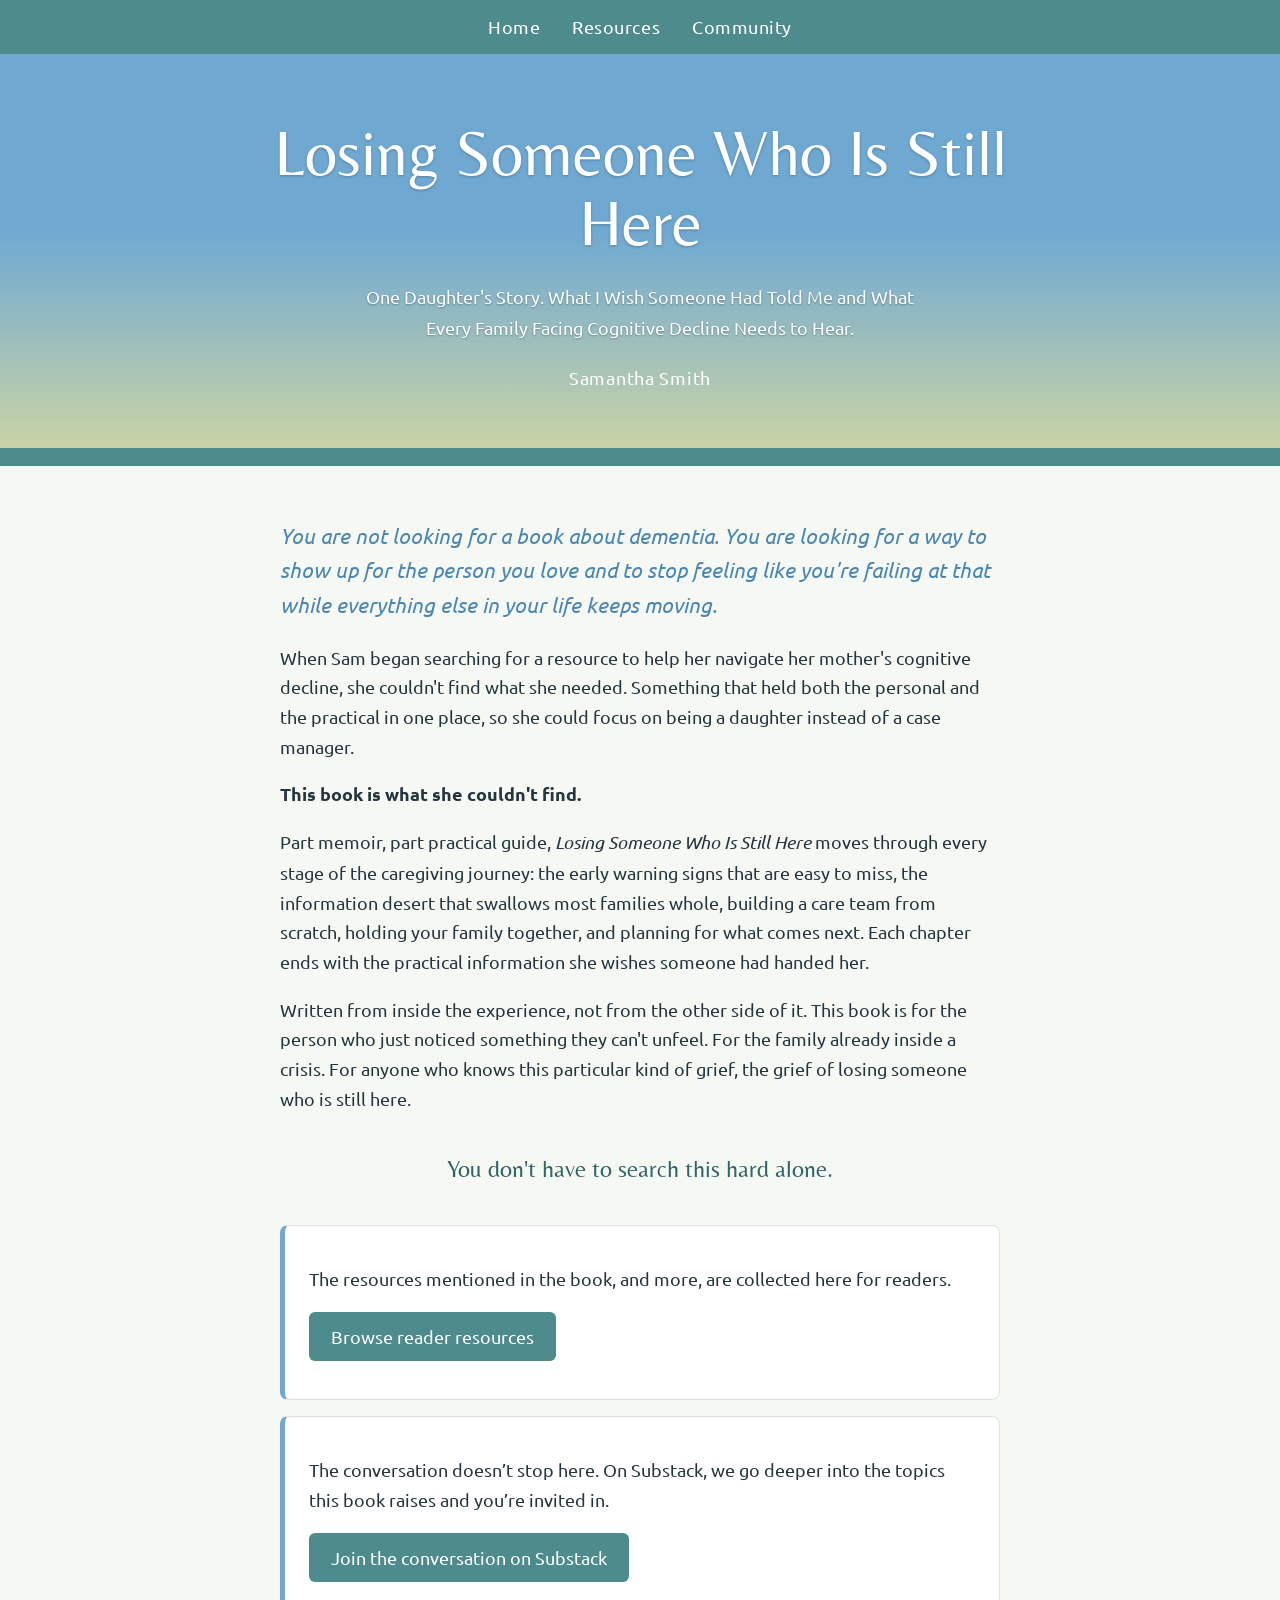
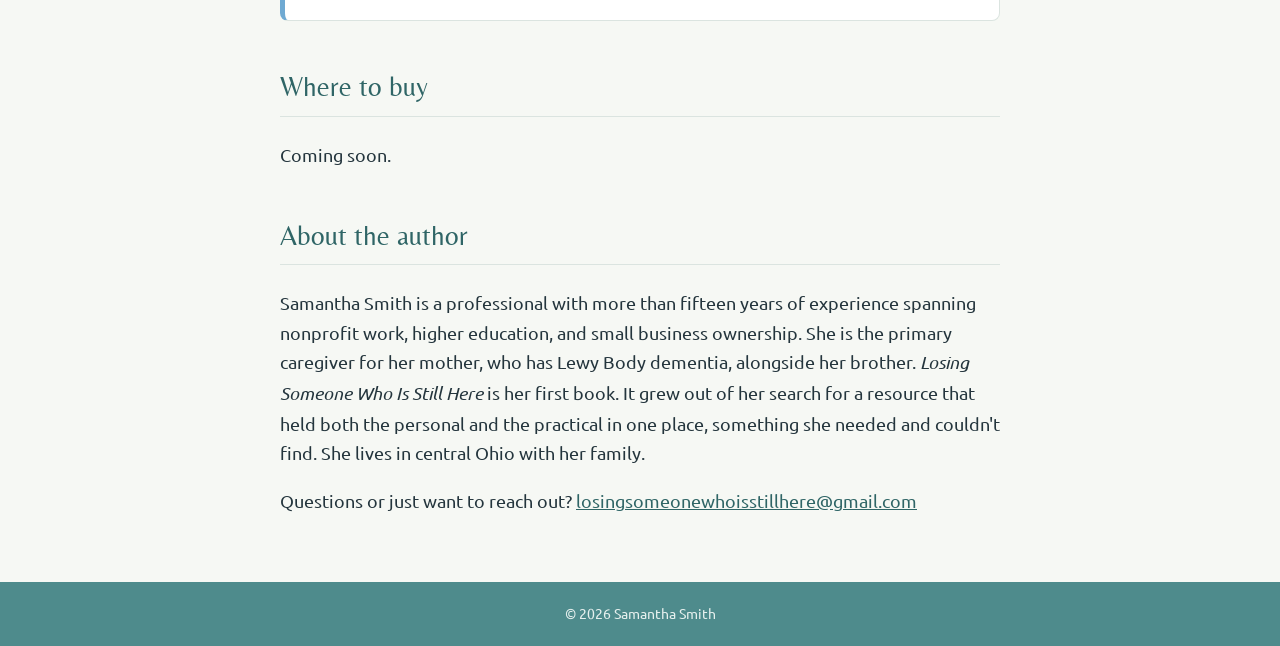
<file: index.html>
<!DOCTYPE html>
<html lang="en">
<head>
  <meta charset="UTF-8">
  <meta name="viewport" content="width=device-width, initial-scale=1.0">
  <title>Losing Someone Who Is Still Here | Samantha Smith</title>
  <meta name="description" content="Losing Someone Who Is Still Here by Samantha Smith. One daughter's story, and what every family facing cognitive decline needs to hear.">
  <link rel="preconnect" href="https://fonts.googleapis.com">
  <link rel="preconnect" href="https://fonts.gstatic.com" crossorigin>
  <link href="https://fonts.googleapis.com/css2?family=Belleza&family=Ubuntu:ital,wght@0,400;0,700;1,400&display=swap" rel="stylesheet">
  <link rel="stylesheet" href="style.css">
</head>
<body>
  <nav class="topbar">
    <a href="index.html">Home</a>
    <a href="resources.html">Resources</a>
    <a href="https://losingsomeonewhoisstillhere.substack.com/">Community</a>
  </nav>

  <header class="hero">
    <h1>Losing Someone Who Is Still Here</h1>
    <p class="subtitle">One Daughter's Story. What I Wish Someone Had Told Me
    and What Every Family Facing Cognitive Decline Needs to Hear.</p>
    <p class="author">Samantha Smith</p>
  </header>

  <main>
    <!-- EDIT ME: the text below is from the back cover. Change it freely. -->
    <p class="lead">You are not looking for a book about dementia. You are
    looking for a way to show up for the person you love and to stop feeling
    like you're failing at that while everything else in your life keeps
    moving.</p>

    <p>When Sam began searching for a resource to help her navigate her
    mother's cognitive decline, she couldn't find what she needed. Something
    that held both the personal and the practical in one place, so she could
    focus on being a daughter instead of a case manager.</p>

    <p><strong>This book is what she couldn't find.</strong></p>

    <p>Part memoir, part practical guide, <em>Losing Someone Who Is Still
    Here</em> moves through every stage of the caregiving journey: the early
    warning signs that are easy to miss, the information desert that swallows
    most families whole, building a care team from scratch, holding your
    family together, and planning for what comes next. Each chapter ends with
    the practical information she wishes someone had handed her.</p>

    <p>Written from inside the experience, not from the other side of it.
    This book is for the person who just noticed something they can't
    unfeel. For the family already inside a crisis. For anyone who knows this
    particular kind of grief, the grief of losing someone who is still
    here.</p>

    <p class="closing">You don't have to search this hard alone.</p>

    <div class="card">
      <p>The resources mentioned in the book, and more, are collected here
      for readers.</p>
      <p><a class="button" href="resources.html">Browse reader resources</a></p>
    </div>

    <div class="card">
      <p>The conversation doesn’t stop here. On Substack, we go deeper into
      the topics this book raises and you’re invited in.</p>
      <p><a class="button" href="https://losingsomeonewhoisstillhere.substack.com/">Join the conversation on Substack</a></p>
    </div>

    <h2>Where to buy</h2>
    <!-- EDIT ME: add links to the book once it's available, for example:
         <p><a class="button" href="https://...">Buy on Amazon</a></p> -->
    <p>Coming soon.</p>

    <h2>About the author</h2>
    <!-- EDIT ME: to add a photo, upload it to the repo (e.g. author.jpg) and add
         <img src="author.jpg" alt="Samantha Smith" style="max-width:200px;border-radius:8px;"> -->
    <p>Samantha Smith is a professional with more than fifteen years of
    experience spanning nonprofit work, higher education, and small business
    ownership. She is the primary caregiver for her mother, who has Lewy Body
    dementia, alongside her brother. <em>Losing Someone Who Is Still
    Here</em> is her first book. It grew out of her search for a resource
    that held both the personal and the practical in one place, something she
    needed and couldn't find. She lives in central Ohio with her family.</p>

    <p>Questions or just want to reach out?
    <a href="mailto:losingsomeonewhoisstillhere@gmail.com">losingsomeonewhoisstillhere@gmail.com</a></p>
  </main>

  <footer>
    &copy; 2026 Samantha Smith
  </footer>
</body>
</html>
</file>
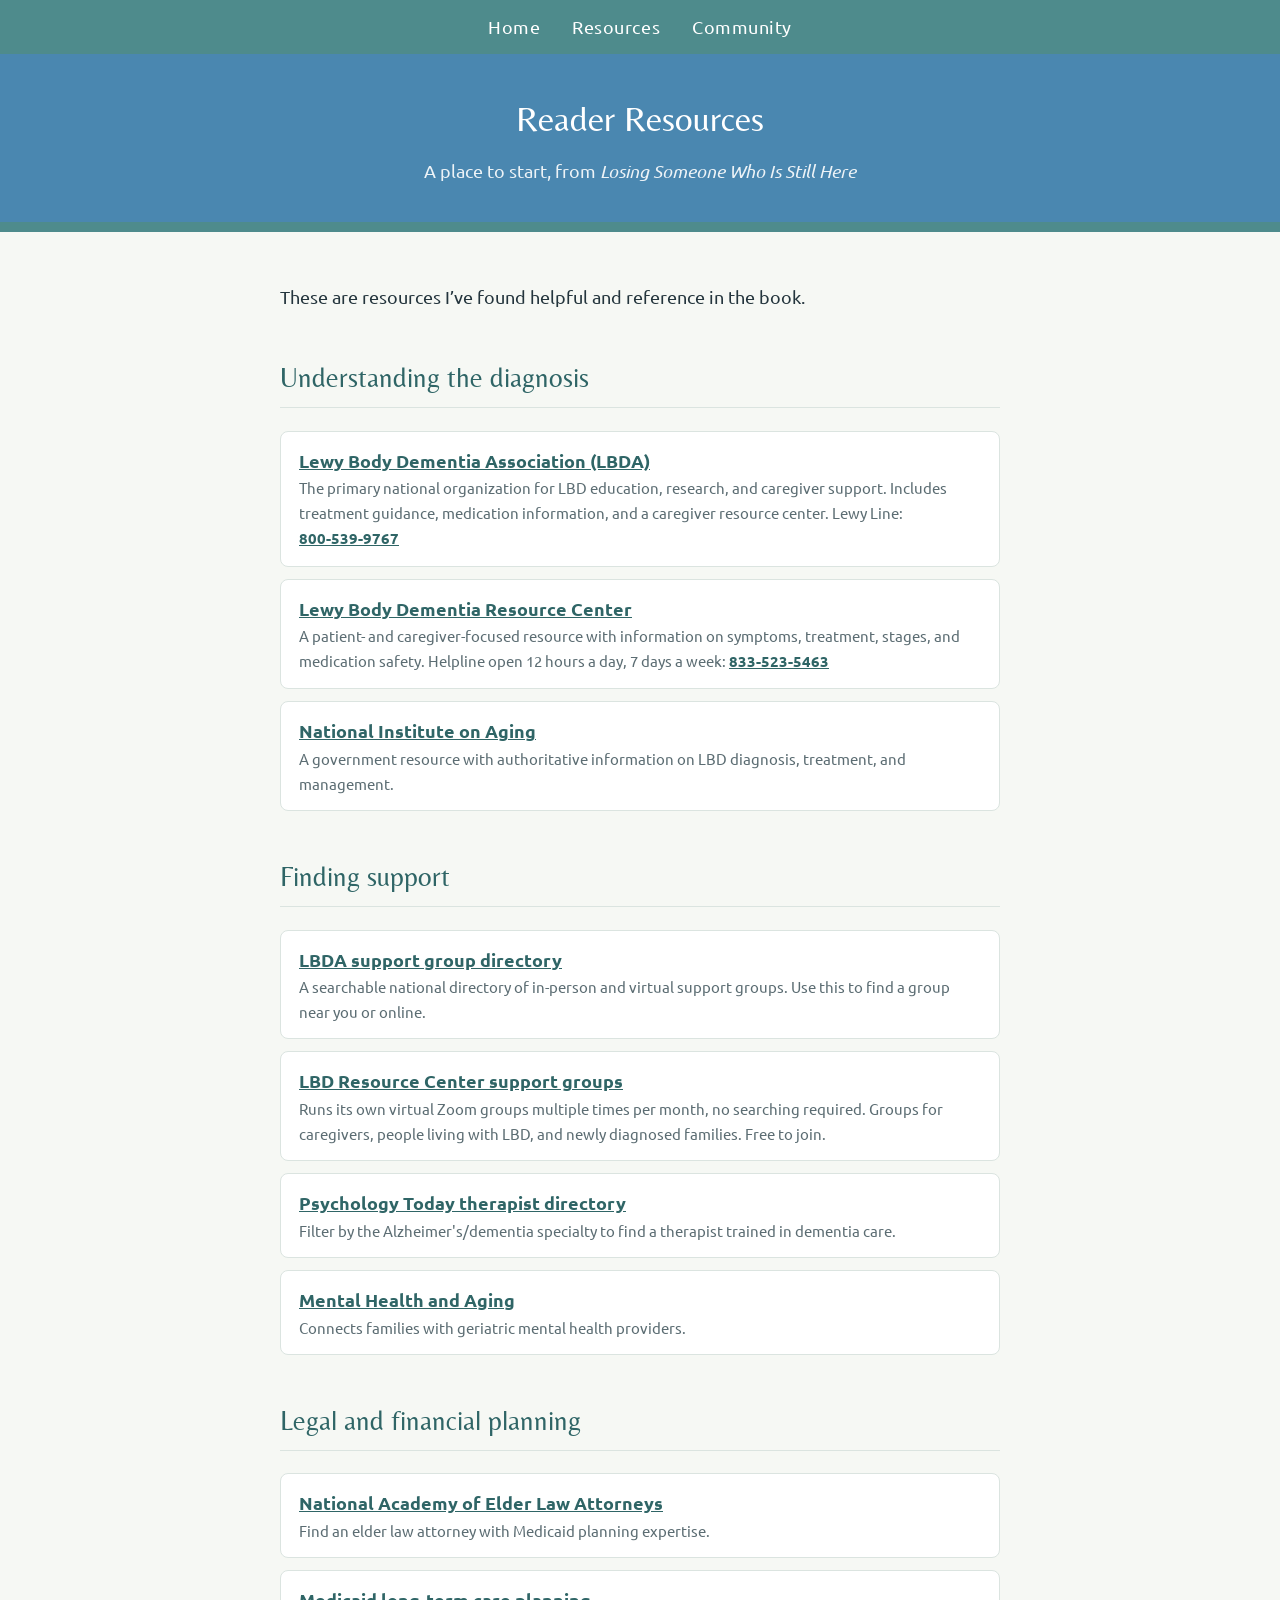
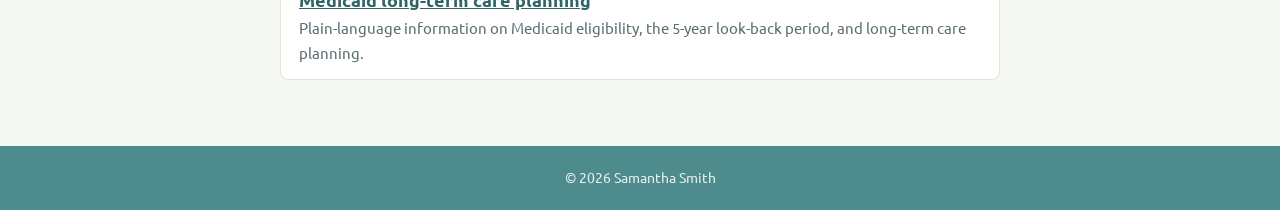
<file: resources.html>
<!DOCTYPE html>
<html lang="en">
<head>
  <meta charset="UTF-8">
  <meta name="viewport" content="width=device-width, initial-scale=1.0">
  <title>Reader Resources | Losing Someone Who Is Still Here</title>
  <meta name="description" content="Internet resources for readers of Losing Someone Who Is Still Here by Samantha Smith.">
  <link rel="preconnect" href="https://fonts.googleapis.com">
  <link rel="preconnect" href="https://fonts.gstatic.com" crossorigin>
  <link href="https://fonts.googleapis.com/css2?family=Belleza&family=Ubuntu:ital,wght@0,400;0,700;1,400&display=swap" rel="stylesheet">
  <link rel="stylesheet" href="style.css">
</head>
<body>
  <nav class="topbar">
    <a href="index.html">Home</a>
    <a href="resources.html">Resources</a>
    <a href="https://losingsomeonewhoisstillhere.substack.com/">Community</a>
  </nav>

  <header class="page-header">
    <h1>Reader Resources</h1>
    <p>A place to start, from <em>Losing Someone Who Is Still Here</em></p>
  </header>

  <main>
    <p>These are resources I’ve found helpful and reference in the book.</p>

    <!--
      HOW TO ADD A LINK
      Copy one whole <li> ... </li> block below, paste it inside the list
      where you want it, then change the web address, the title, and the note.

      HOW TO ADD A SECTION
      Copy from <h2> down through the matching </ul>, paste it below,
      and change the heading.
    -->

    <h2>Understanding the diagnosis</h2>
    <ul class="resources">
      <li>
        <a href="https://lbda.org">Lewy Body Dementia Association (LBDA)</a>
        <span class="note">The primary national organization for LBD education, research, and caregiver support. Includes treatment guidance, medication information, and a caregiver resource center. Lewy Line: <a href="tel:+18005399767">800-539-9767</a></span>
      </li>
      <li>
        <a href="https://lewybodyresourcecenter.org">Lewy Body Dementia Resource Center</a>
        <span class="note">A patient- and caregiver-focused resource with information on symptoms, treatment, stages, and medication safety. Helpline open 12 hours a day, 7 days a week: <a href="tel:+18335235463">833-523-5463</a></span>
      </li>
      <li>
        <a href="https://www.nia.nih.gov">National Institute on Aging</a>
        <span class="note">A government resource with authoritative information on LBD diagnosis, treatment, and management.</span>
      </li>
    </ul>

    <h2>Finding support</h2>
    <ul class="resources">
      <li>
        <a href="https://lbda.org/local-support-groups">LBDA support group directory</a>
        <span class="note">A searchable national directory of in-person and virtual support groups. Use this to find a group near you or online.</span>
      </li>
      <li>
        <a href="https://lewybodyresourcecenter.org/caregiving-support/caregiving-support-new-york/ny-support-groups/">LBD Resource Center support groups</a>
        <span class="note">Runs its own virtual Zoom groups multiple times per month, no searching required. Groups for caregivers, people living with LBD, and newly diagnosed families. Free to join.</span>
      </li>
      <li>
        <a href="https://www.psychologytoday.com/us/therapists">Psychology Today therapist directory</a>
        <span class="note">Filter by the Alzheimer's/dementia specialty to find a therapist trained in dementia care.</span>
      </li>
      <li>
        <a href="https://www.mentalhealthandaging.com">Mental Health and Aging</a>
        <span class="note">Connects families with geriatric mental health providers.</span>
      </li>
    </ul>

    <h2>Legal and financial planning</h2>
    <ul class="resources">
      <li>
        <a href="https://www.naela.org">National Academy of Elder Law Attorneys</a>
        <span class="note">Find an elder law attorney with Medicaid planning expertise.</span>
      </li>
      <li>
        <a href="https://www.medicaidlongtermcare.org">Medicaid long-term care planning</a>
        <span class="note">Plain-language information on Medicaid eligibility, the 5-year look-back period, and long-term care planning.</span>
      </li>
    </ul>
  </main>

  <footer>
    &copy; 2026 Samantha Smith
  </footer>
</body>
</html>
</file>
<file: style.css>
/* Site-wide styles. Change the colors here and every page updates.
   Colors and fonts are taken from the book cover. */
:root {
  --sky: #6fa9d2;        /* cover sky blue */
  --sky-deep: #4a87b0;   /* back cover blue */
  --sage: #c9d3a6;       /* pale yellow-green in the cover sky */
  --teal: #4e8b8c;       /* the ground strip at the bottom of the cover */
  --teal-dark: #2f6566;
  --bg: #f6f8f4;
  --text: #24353d;
  --muted: #5c6d73;
  --card: #ffffff;
  --border: #dbe4e0;
}

* { box-sizing: border-box; }

body {
  margin: 0;
  background: var(--bg);
  color: var(--text);
  font-family: "Ubuntu", "Segoe UI", sans-serif;
  font-size: 18px;
  line-height: 1.65;
}

h1, h2, h3, .site-title {
  font-family: "Belleza", "Optima", "Candara", sans-serif;
  font-weight: normal;
}

a { color: var(--teal-dark); }

/* Top bar */
.topbar {
  background: var(--teal);
  padding: 12px 20px;
  text-align: center;
}
.topbar a {
  color: #fff;
  text-decoration: none;
  margin: 0 14px;
  letter-spacing: 0.03em;
}
.topbar a:hover { text-decoration: underline; }

/* Small phones: tighten the nav so all links fit on one line */
@media (max-width: 400px) {
  .topbar { padding: 12px 8px; }
  .topbar a { margin: 0 9px; font-size: 16px; white-space: nowrap; }
}

/* Big cover-style banner on the home page */
.hero {
  background: linear-gradient(180deg, var(--sky) 0%, var(--sky) 45%, var(--sage) 100%);
  color: #fff;
  text-align: center;
  padding: 64px 20px 56px;
  border-bottom: 18px solid var(--teal);
}
.hero h1 {
  font-size: clamp(2.4rem, 7vw, 4rem);
  line-height: 1.1;
  margin: 0 auto 24px;
  max-width: 12em;
  text-shadow: 0 1px 3px rgba(0, 0, 0, 0.25);
}
.hero .subtitle {
  font-size: 1.15rem;
  max-width: 32em;
  margin: 0 auto 20px;
  text-shadow: 0 1px 2px rgba(0, 0, 0, 0.3);
}
.hero .author { font-size: 1.1rem; margin: 0; letter-spacing: 0.04em; }

/* Smaller banner for inner pages */
.page-header {
  background: var(--sky-deep);
  color: #fff;
  text-align: center;
  padding: 36px 20px;
  border-bottom: 10px solid var(--teal);
}
.page-header h1 { margin: 0; font-size: 2.2rem; }
.page-header p { margin: 8px 0 0; opacity: 0.9; }

main {
  max-width: 760px;
  margin: 0 auto;
  padding: 32px 20px 48px;
}

h2 {
  color: var(--teal-dark);
  font-size: 1.7rem;
  border-bottom: 1px solid var(--border);
  padding-bottom: 6px;
  margin-top: 44px;
}

.lead {
  font-size: 1.3rem;
  color: var(--sky-deep);
  font-style: italic;
}

.closing {
  font-family: "Belleza", "Optima", sans-serif;
  font-size: 1.5rem;
  color: var(--teal-dark);
  text-align: center;
  margin: 36px 0;
}

.card {
  background: var(--card);
  border: 1px solid var(--border);
  border-left: 5px solid var(--sky);
  border-radius: 8px;
  padding: 20px 24px;
  margin: 16px 0;
}

.button {
  display: inline-block;
  background: var(--teal);
  color: #fff;
  text-decoration: none;
  padding: 10px 22px;
  border-radius: 6px;
}
.button:hover { background: var(--teal-dark); }

/* Resource lists */
.resources { list-style: none; padding: 0; }
.resources li {
  background: var(--card);
  border: 1px solid var(--border);
  border-radius: 8px;
  padding: 14px 18px;
  margin: 0 0 12px;
}
.resources a { font-weight: bold; }
.resources .note { display: block; color: var(--muted); font-size: 0.95rem; }
.resources a[href^="tel:"] { white-space: nowrap; } /* keep phone numbers on one line */

footer {
  background: var(--teal);
  color: #e6f0ee;
  text-align: center;
  padding: 20px;
  font-size: 0.9rem;
}
</file>
